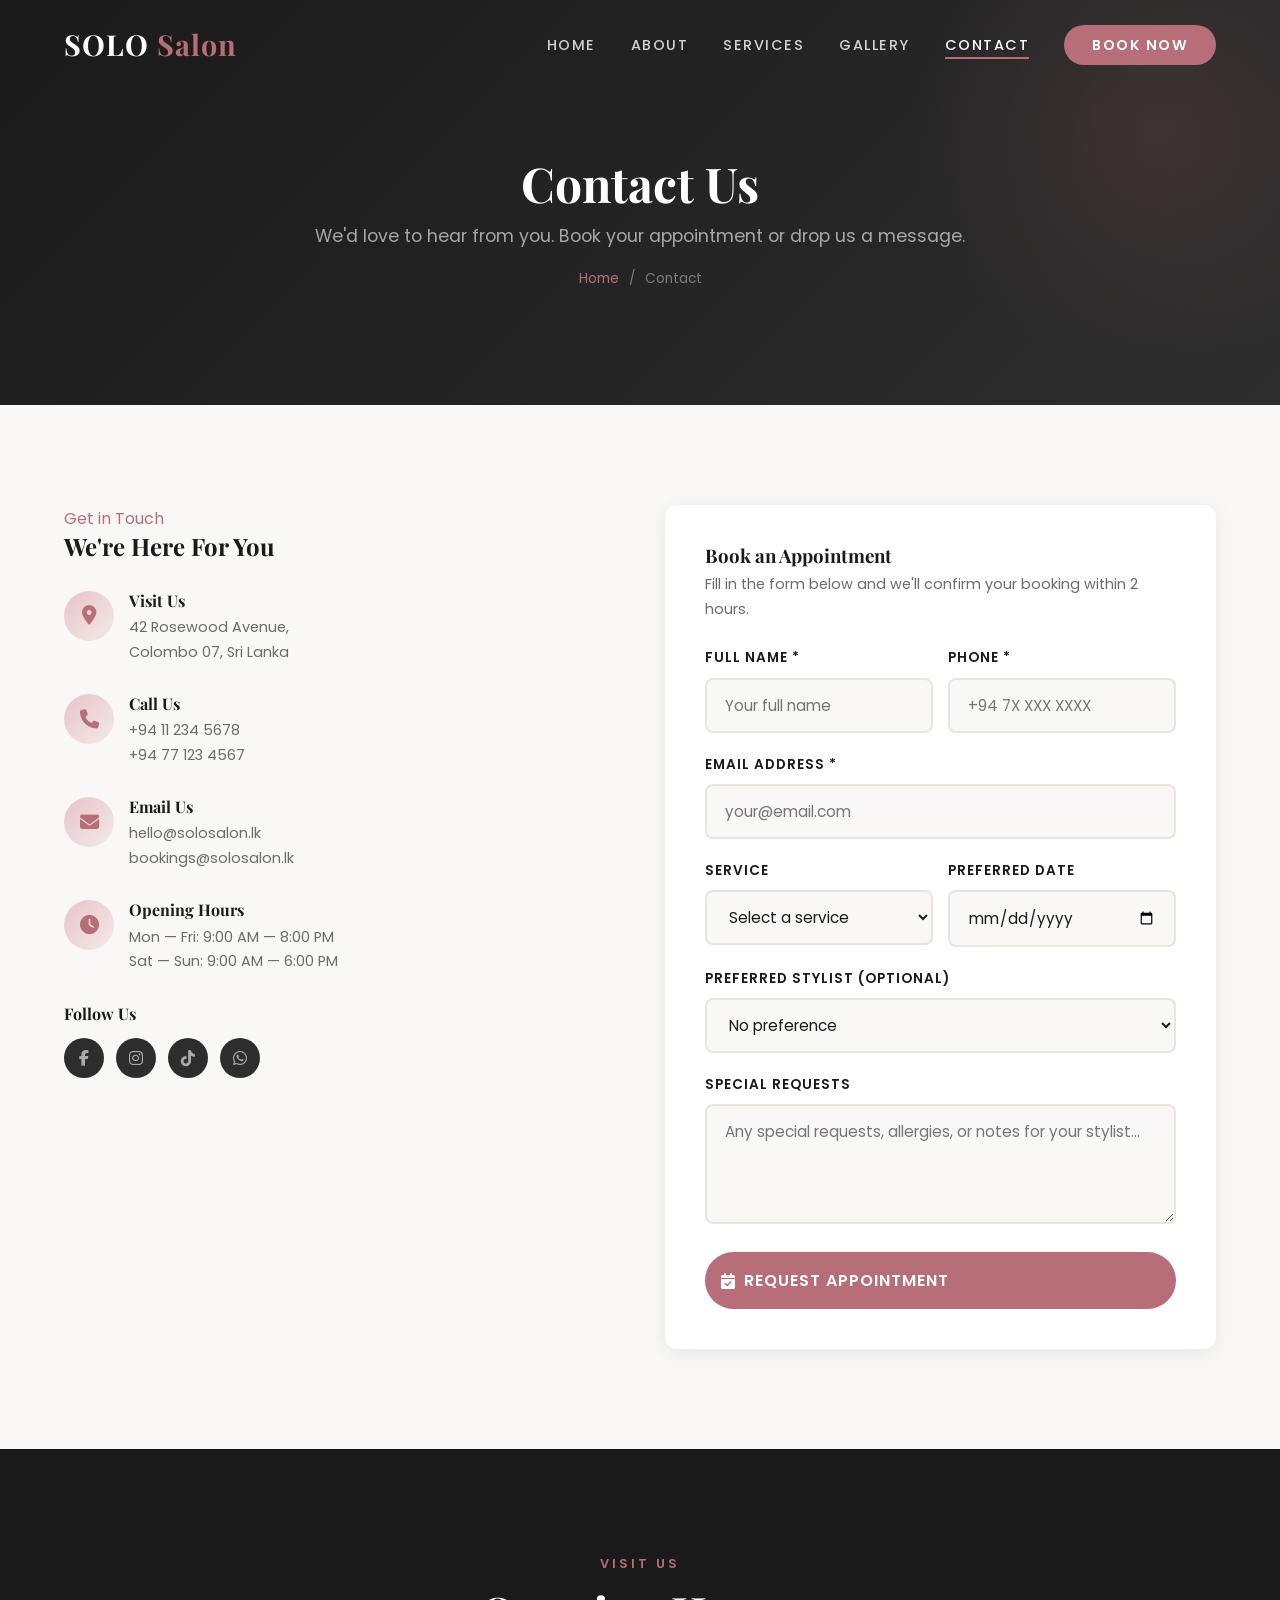
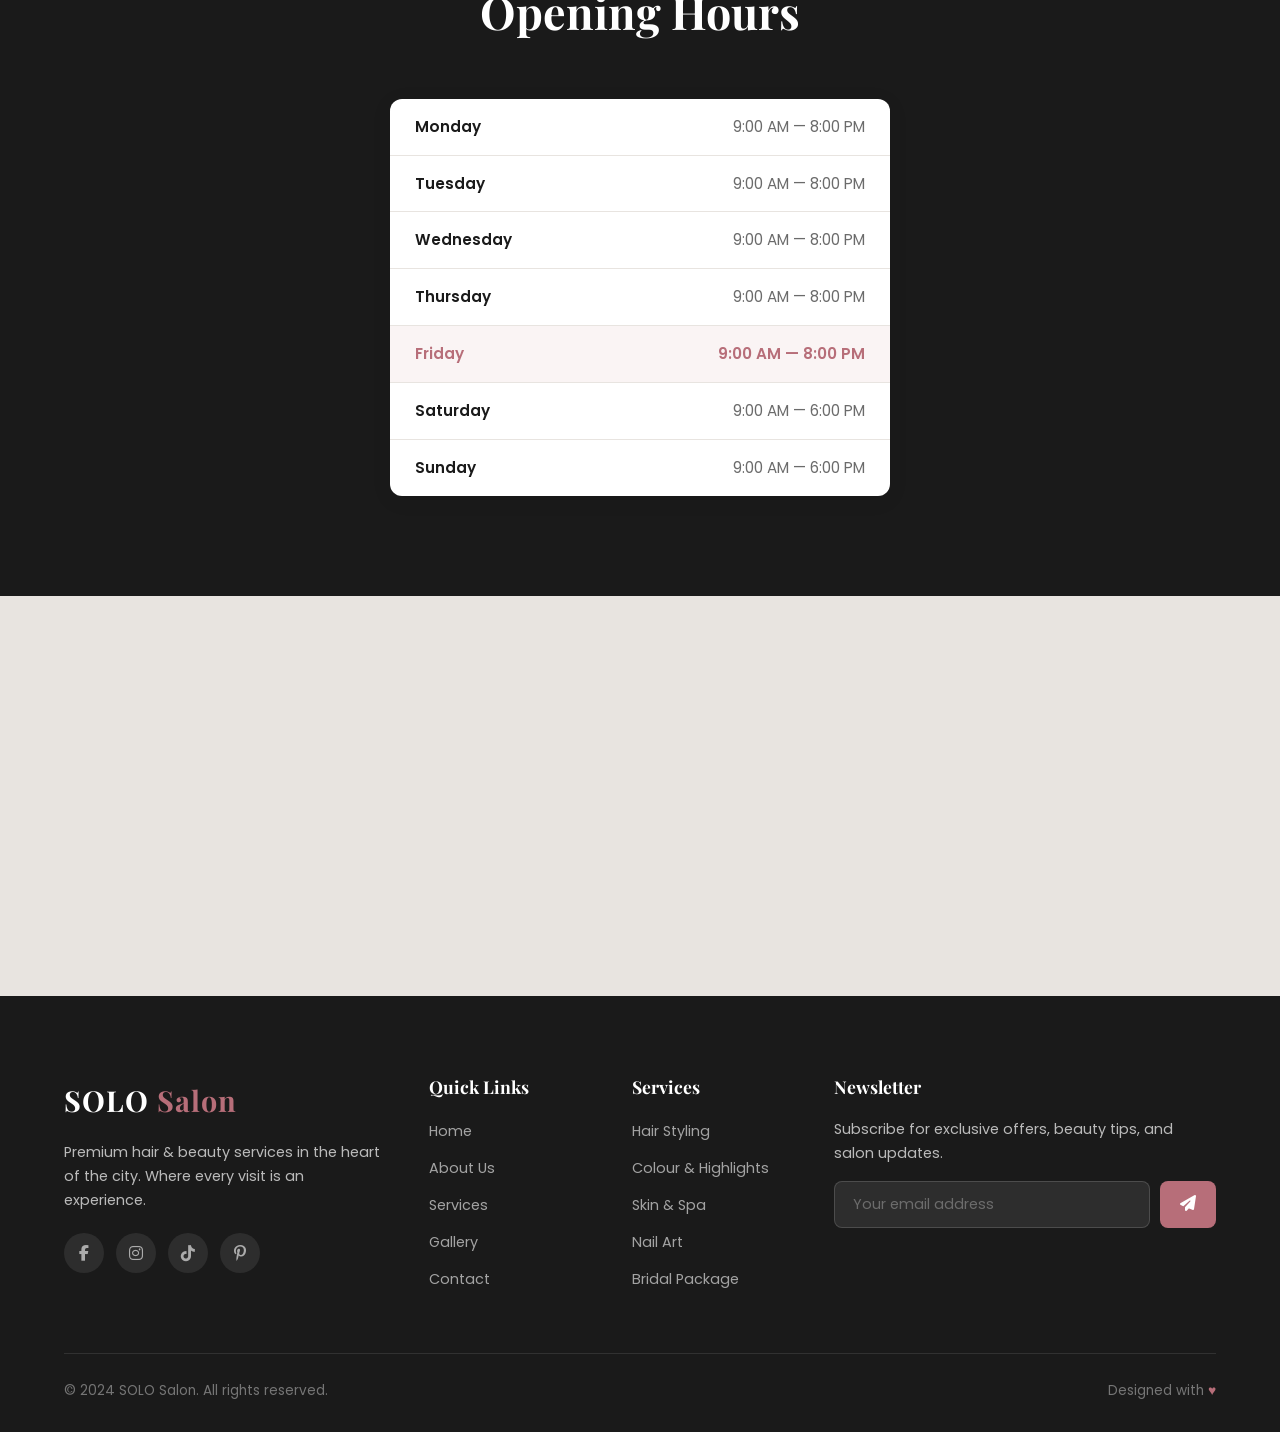
<file: contact.html>
<!DOCTYPE html>
<html lang="en">
<head>
  <meta charset="UTF-8">
  <meta name="viewport" content="width=device-width, initial-scale=1.0">
  <title>Contact & Booking — SOLO Salon</title>
  <meta name="description" content="Get in touch with SOLO Salon. Book your appointment online, find our location, and view opening hours.">
  <link rel="preconnect" href="https://fonts.googleapis.com">
  <link rel="preconnect" href="https://fonts.gstatic.com" crossorigin>
  <link href="https://fonts.googleapis.com/css2?family=Playfair+Display:ital,wght@0,400;0,700;1,400&family=Poppins:wght@300;400;500;600;700&display=swap" rel="stylesheet">
  <link rel="stylesheet" href="https://cdnjs.cloudflare.com/ajax/libs/font-awesome/6.5.1/css/all.min.css">
  <link rel="stylesheet" href="css/style.css">
</head>
<body>

  <!-- Preloader -->
  <div class="preloader">
    <div class="preloader-spinner"></div>
  </div>

  <!-- Navigation -->
  <nav class="navbar">
    <div class="container">
      <a href="index.html" class="logo">SOLO <span>Salon</span></a>
      <ul class="nav-links">
        <li><a href="index.html">Home</a></li>
        <li><a href="about.html">About</a></li>
        <li><a href="services.html">Services</a></li>
        <li><a href="gallery.html">Gallery</a></li>
        <li><a href="contact.html" class="active">Contact</a></li>
        <li><a href="contact.html" class="nav-cta">Book Now</a></li>
      </ul>
      <div class="hamburger">
        <span></span><span></span><span></span>
      </div>
    </div>
  </nav>

  <!-- Page Hero -->
  <section class="page-hero">
    <div>
      <h1>Contact Us</h1>
      <p>We'd love to hear from you. Book your appointment or drop us a message.</p>
      <div class="breadcrumb">
        <a href="index.html">Home</a> <span>/</span> <span>Contact</span>
      </div>
    </div>
  </section>

  <!-- Contact Section -->
  <section class="section">
    <div class="container">
      <div class="contact-grid">
        <!-- Info Side -->
        <div class="reveal">
          <span class="label" style="color:var(--primary);">Get in Touch</span>
          <h2 style="margin-bottom:30px;">We're Here For You</h2>

          <div class="contact-info-item">
            <div class="contact-icon"><i class="fas fa-location-dot"></i></div>
            <div>
              <h4>Visit Us</h4>
              <p>42 Rosewood Avenue,<br>Colombo 07, Sri Lanka</p>
            </div>
          </div>

          <div class="contact-info-item">
            <div class="contact-icon"><i class="fas fa-phone"></i></div>
            <div>
              <h4>Call Us</h4>
              <p>+94 11 234 5678<br>+94 77 123 4567</p>
            </div>
          </div>

          <div class="contact-info-item">
            <div class="contact-icon"><i class="fas fa-envelope"></i></div>
            <div>
              <h4>Email Us</h4>
              <p>hello@solosalon.lk<br>bookings@solosalon.lk</p>
            </div>
          </div>

          <div class="contact-info-item">
            <div class="contact-icon"><i class="fas fa-clock"></i></div>
            <div>
              <h4>Opening Hours</h4>
              <p>Mon — Fri: 9:00 AM — 8:00 PM<br>Sat — Sun: 9:00 AM — 6:00 PM</p>
            </div>
          </div>

          <!-- Social Links -->
          <div style="margin-top:30px;">
            <h4 style="margin-bottom:15px;">Follow Us</h4>
            <div class="footer-social">
              <a href="#"><i class="fab fa-facebook-f"></i></a>
              <a href="#"><i class="fab fa-instagram"></i></a>
              <a href="#"><i class="fab fa-tiktok"></i></a>
              <a href="#"><i class="fab fa-whatsapp"></i></a>
            </div>
          </div>
        </div>

        <!-- Booking Form -->
        <div class="contact-form reveal">
          <h3 style="margin-bottom:5px;">Book an Appointment</h3>
          <p style="color:var(--gray); margin-bottom:25px; font-size:0.9rem;">Fill in the form below and we'll confirm your booking within 2 hours.</p>

          <form id="contactForm" action="https://formsubmit.co/chaththatwit5@gmail.com" method="POST">
            <div class="form-row">
              <div class="form-group">
                <label for="name">Full Name *</label>
                <input type="text" id="name" name="name" placeholder="Your full name" required>
              </div>
              <div class="form-group">
                <label for="phone">Phone *</label>
                <input type="tel" id="phone" name="phone" placeholder="+94 7X XXX XXXX" required>
              </div>
            </div>
            <div class="form-group">
              <label for="email">Email Address *</label>
              <input type="email" id="email" name="email" placeholder="your@email.com" required>
            </div>
            <div class="form-row">
              <div class="form-group">
                <label for="service">Service</label>
                <select id="service" name="service">
                  <option value="">Select a service</option>
                  <option value="haircut">Haircut & Styling</option>
                  <option value="colour">Colour & Highlights</option>
                  <option value="balayage">Balayage</option>
                  <option value="blowout">Blowout & Updo</option>
                  <option value="treatment">Hair Treatment</option>
                  <option value="facial">Facial & Skincare</option>
                  <option value="body">Body Treatment</option>
                  <option value="manicure">Manicure</option>
                  <option value="pedicure">Pedicure</option>
                  <option value="lashes">Lash Extensions</option>
                  <option value="brows">Brow Services</option>
                  <option value="bridal">Bridal Package</option>
                </select>
              </div>
              <div class="form-group">
                <label for="date">Preferred Date</label>
                <input type="date" id="date" name="date">
              </div>
            </div>
            <div class="form-group">
              <label for="stylist">Preferred Stylist (Optional)</label>
              <select id="stylist" name="stylist">
                <option value="">No preference</option>
                <option value="amara">Amara Perera</option>
                <option value="rina">Rina Tanaka</option>
                <option value="maya">Maya Silva</option>
                <option value="lina">Lina Fernando</option>
              </select>
            </div>
            <div class="form-group">
              <label for="message">Special Requests</label>
              <textarea id="message" name="message" placeholder="Any special requests, allergies, or notes for your stylist..."></textarea>
            </div>
            <!-- FormSubmit config -->
            <input type="hidden" name="_subject" value="New Appointment Request - SOLO Salon">
            <input type="hidden" name="_captcha" value="true">
            <input type="hidden" name="_template" value="table">
            <input type="hidden" name="_next" value="https://chathubha.github.io/SOLO-saloon/contact.html#success">
            <button type="submit" class="btn btn-primary form-submit">
              <i class="fas fa-calendar-check"></i> Request Appointment
            </button>
          </form>
        </div>
      </div>
    </div>
  </section>

  <!-- Hours Section -->
  <section class="section section-dark">
    <div class="container">
      <div class="section-header reveal">
        <span class="label">Visit Us</span>
        <h2 style="color:#fff;">Opening Hours</h2>
      </div>
      <div class="hours-table reveal">
        <table>
          <tr><td>Monday</td><td>9:00 AM — 8:00 PM</td></tr>
          <tr><td>Tuesday</td><td>9:00 AM — 8:00 PM</td></tr>
          <tr><td>Wednesday</td><td>9:00 AM — 8:00 PM</td></tr>
          <tr><td>Thursday</td><td>9:00 AM — 8:00 PM</td></tr>
          <tr><td>Friday</td><td>9:00 AM — 8:00 PM</td></tr>
          <tr><td>Saturday</td><td>9:00 AM — 6:00 PM</td></tr>
          <tr><td>Sunday</td><td>9:00 AM — 6:00 PM</td></tr>
        </table>
      </div>
    </div>
  </section>

  <!-- Map -->
  <section class="map-section">
    <iframe
      src="https://www.google.com/maps/embed?pb=!1m18!1m12!1m3!1d3960.9027!2d79.8562!3d6.9147!2m3!1f0!2f0!3f0!3m2!1i1024!2i768!4f13.1!3m3!1m2!1s0x0%3A0x0!2zNsKwNTQnNTMuMCJOIDc5wrA1MScyMi4zIkU!5e0!3m2!1sen!2slk!4v1700000000000"
      allowfullscreen=""
      loading="lazy"
      referrerpolicy="no-referrer-when-downgrade">
    </iframe>
  </section>

  <!-- Footer -->
  <footer class="footer">
    <div class="container">
      <div class="footer-grid">
        <div class="footer-brand">
          <a href="index.html" class="logo">SOLO <span>Salon</span></a>
          <p>Premium hair & beauty services in the heart of the city. Where every visit is an experience.</p>
          <div class="footer-social">
            <a href="#"><i class="fab fa-facebook-f"></i></a>
            <a href="#"><i class="fab fa-instagram"></i></a>
            <a href="#"><i class="fab fa-tiktok"></i></a>
            <a href="#"><i class="fab fa-pinterest-p"></i></a>
          </div>
        </div>
        <div>
          <h4>Quick Links</h4>
          <ul class="footer-links">
            <li><a href="index.html">Home</a></li>
            <li><a href="about.html">About Us</a></li>
            <li><a href="services.html">Services</a></li>
            <li><a href="gallery.html">Gallery</a></li>
            <li><a href="contact.html">Contact</a></li>
          </ul>
        </div>
        <div>
          <h4>Services</h4>
          <ul class="footer-links">
            <li><a href="services.html">Hair Styling</a></li>
            <li><a href="services.html">Colour & Highlights</a></li>
            <li><a href="services.html">Skin & Spa</a></li>
            <li><a href="services.html">Nail Art</a></li>
            <li><a href="services.html">Bridal Package</a></li>
          </ul>
        </div>
        <div class="footer-newsletter">
          <h4>Newsletter</h4>
          <p>Subscribe for exclusive offers, beauty tips, and salon updates.</p>
          <form class="newsletter-form">
            <input type="email" placeholder="Your email address" required>
            <button type="submit"><i class="fas fa-paper-plane"></i></button>
          </form>
        </div>
      </div>
      <div class="footer-bottom">
        <p>&copy; 2024 SOLO Salon. All rights reserved.</p>
        <p>Designed with <a href="#">&hearts;</a></p>
      </div>
    </div>
  </footer>

  <button class="back-to-top" aria-label="Back to top"><i class="fas fa-chevron-up"></i></button>
  <script src="js/main.js"></script>
</body>
</html>
</file>
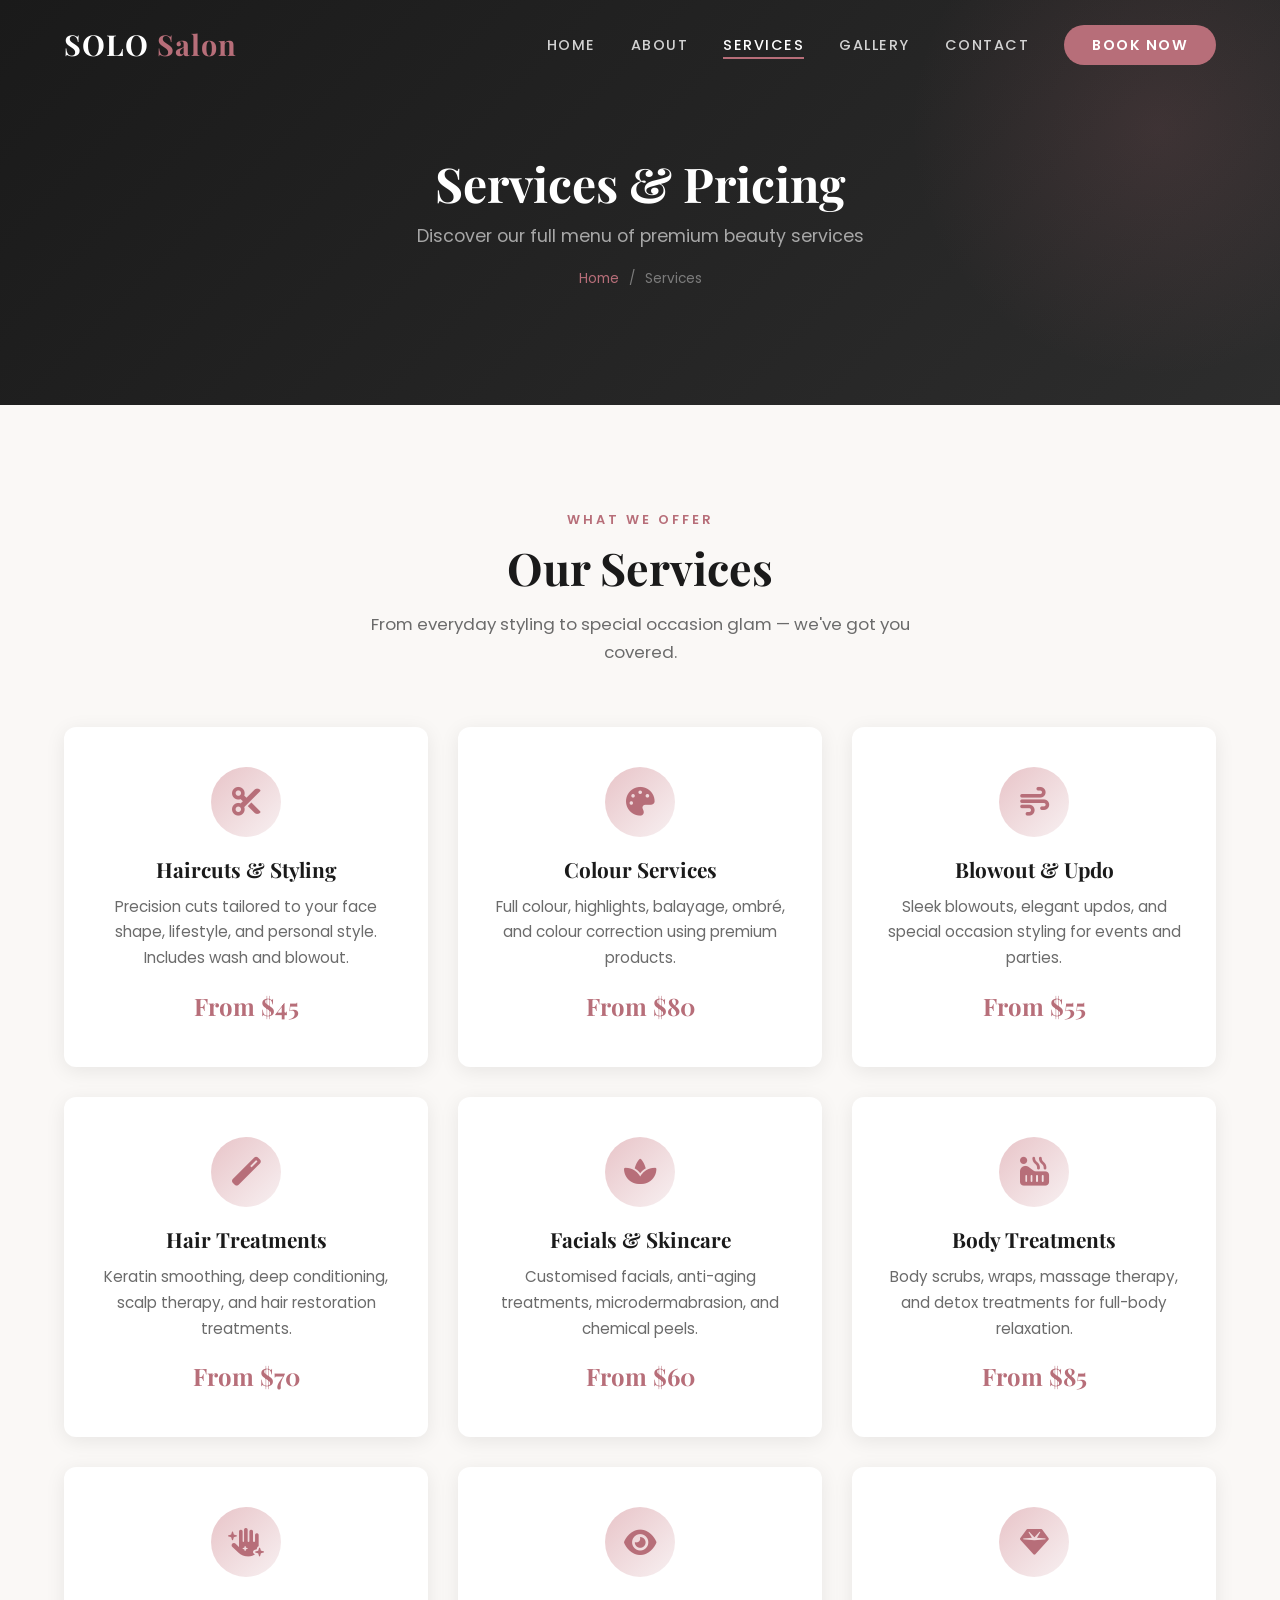
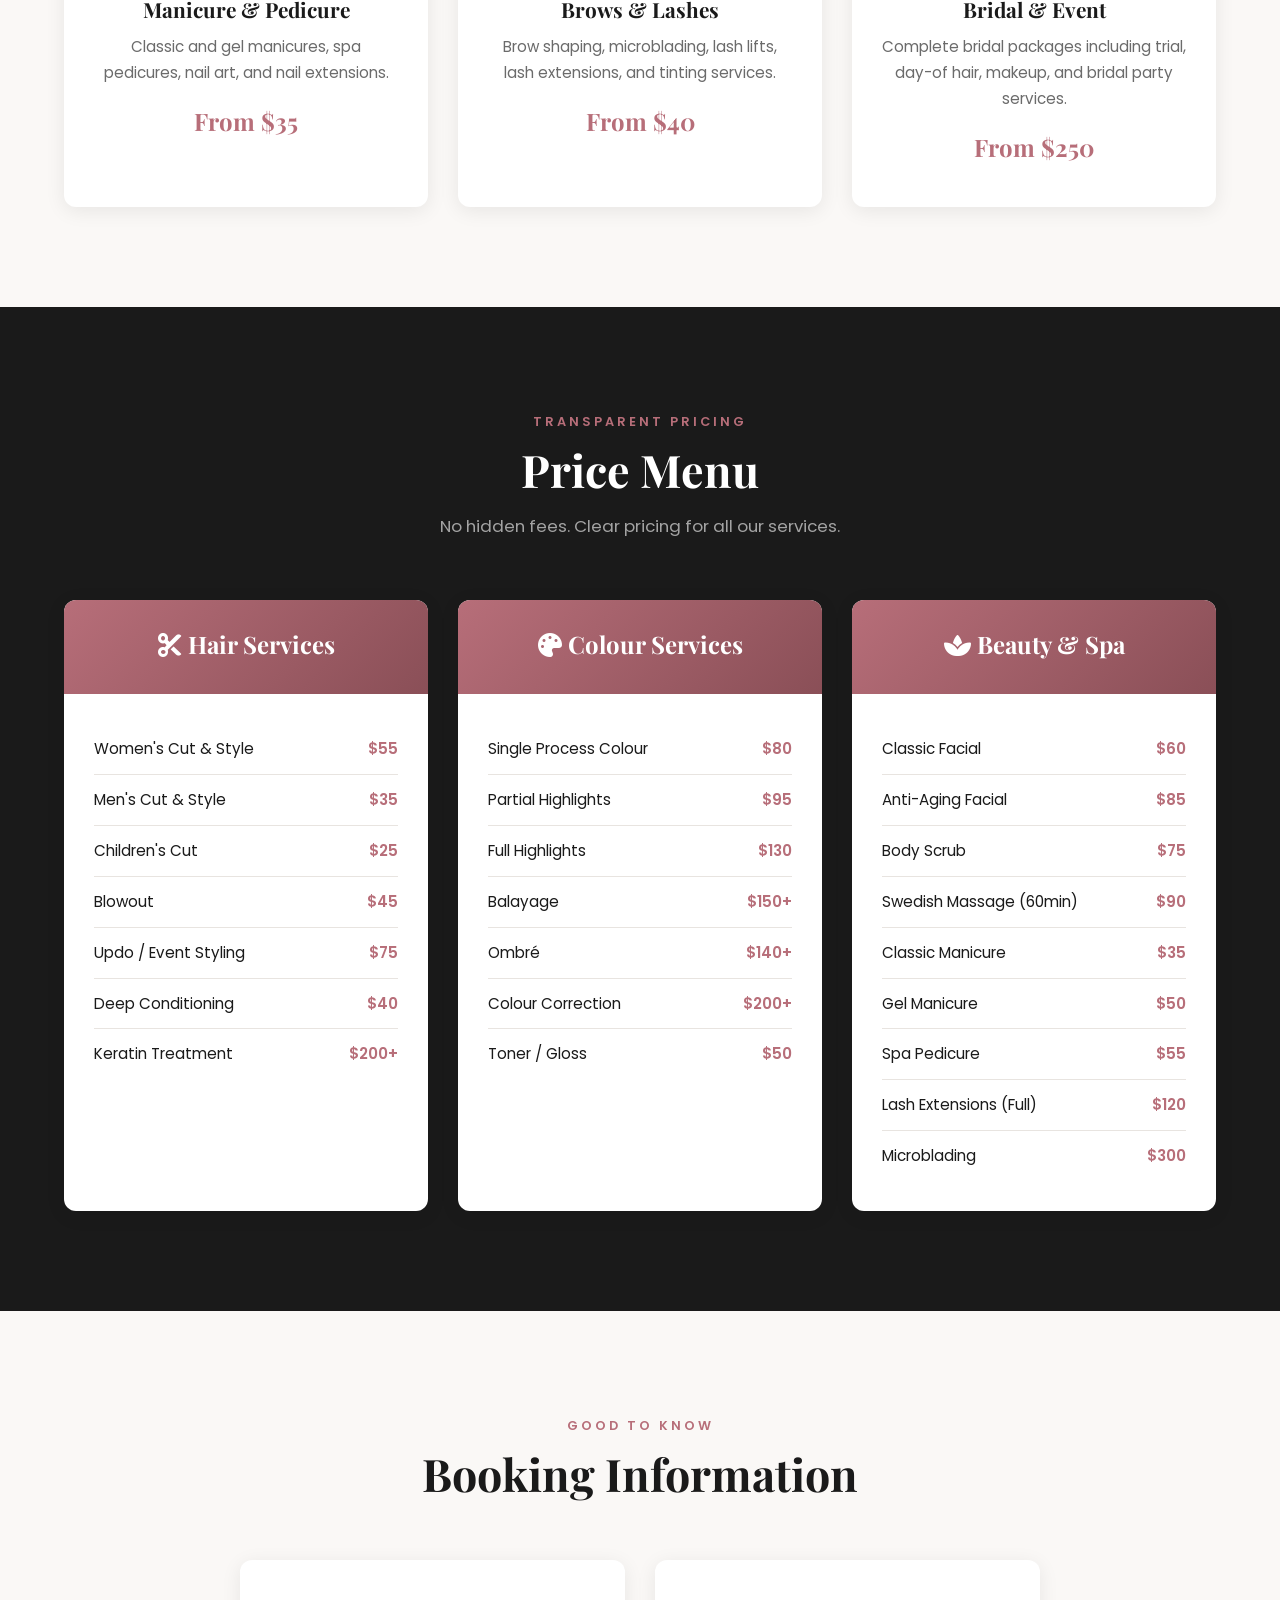
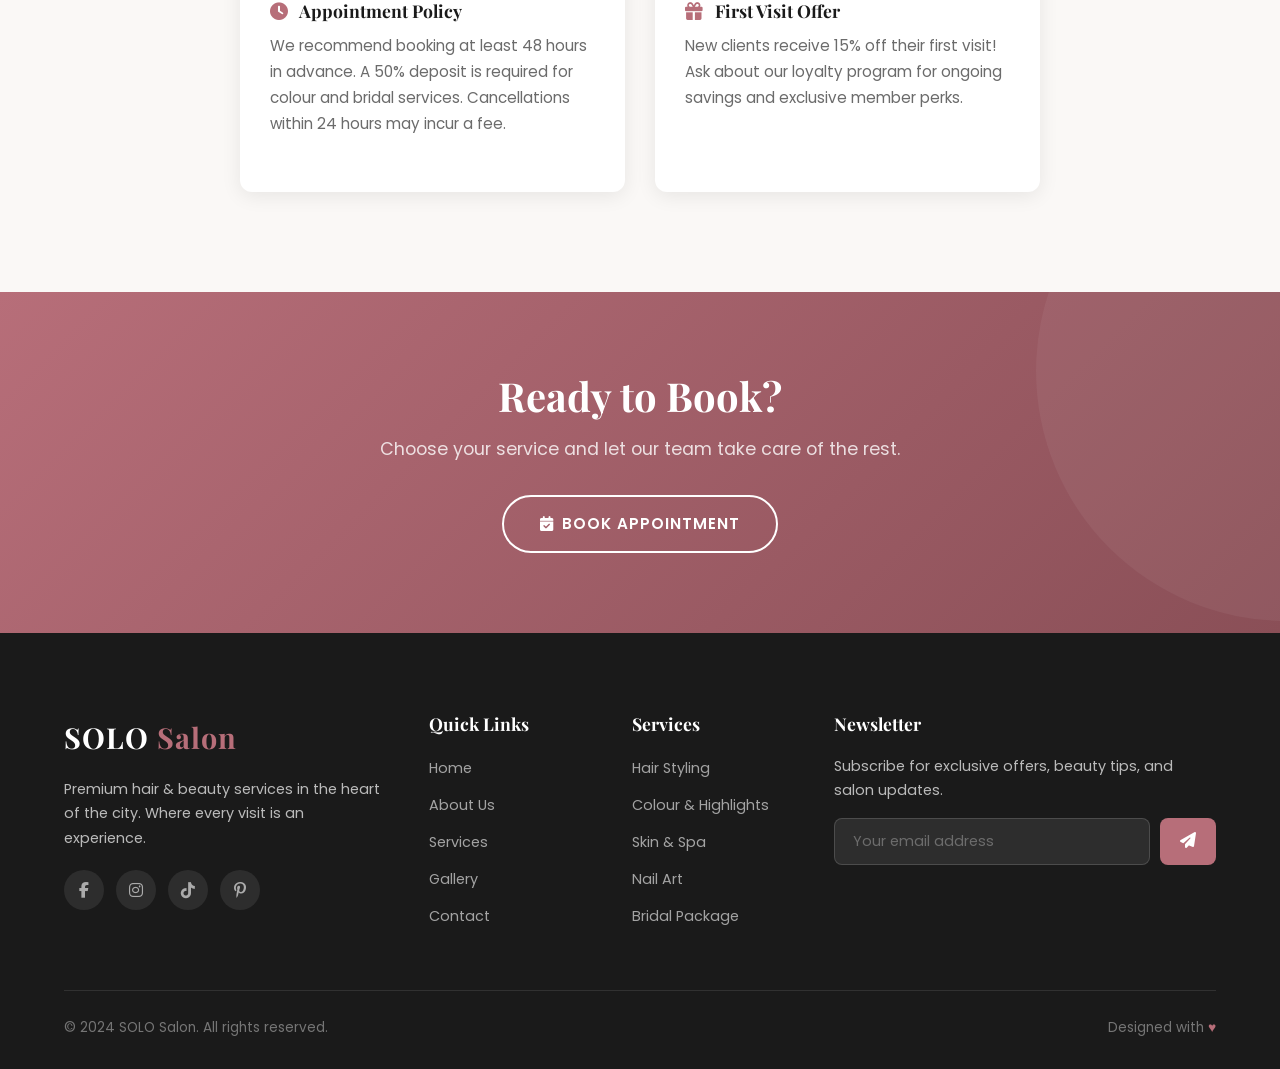
<file: services.html>
<!DOCTYPE html>
<html lang="en">
<head>
  <meta charset="UTF-8">
  <meta name="viewport" content="width=device-width, initial-scale=1.0">
  <title>Services & Pricing — SOLO Salon</title>
  <meta name="description" content="Explore SOLO Salon's full range of premium hair, beauty, skin and nail services with transparent pricing.">
  <link rel="preconnect" href="https://fonts.googleapis.com">
  <link rel="preconnect" href="https://fonts.gstatic.com" crossorigin>
  <link href="https://fonts.googleapis.com/css2?family=Playfair+Display:ital,wght@0,400;0,700;1,400&family=Poppins:wght@300;400;500;600;700&display=swap" rel="stylesheet">
  <link rel="stylesheet" href="https://cdnjs.cloudflare.com/ajax/libs/font-awesome/6.5.1/css/all.min.css">
  <link rel="stylesheet" href="css/style.css">
</head>
<body>

  <!-- Preloader -->
  <div class="preloader">
    <div class="preloader-spinner"></div>
  </div>

  <!-- Navigation -->
  <nav class="navbar">
    <div class="container">
      <a href="index.html" class="logo">SOLO <span>Salon</span></a>
      <ul class="nav-links">
        <li><a href="index.html">Home</a></li>
        <li><a href="about.html">About</a></li>
        <li><a href="services.html" class="active">Services</a></li>
        <li><a href="gallery.html">Gallery</a></li>
        <li><a href="contact.html">Contact</a></li>
        <li><a href="contact.html" class="nav-cta">Book Now</a></li>
      </ul>
      <div class="hamburger">
        <span></span><span></span><span></span>
      </div>
    </div>
  </nav>

  <!-- Page Hero -->
  <section class="page-hero">
    <div>
      <h1>Services & Pricing</h1>
      <p>Discover our full menu of premium beauty services</p>
      <div class="breadcrumb">
        <a href="index.html">Home</a> <span>/</span> <span>Services</span>
      </div>
    </div>
  </section>

  <!-- All Services -->
  <section class="section">
    <div class="container">
      <div class="section-header reveal">
        <span class="label">What We Offer</span>
        <h2>Our Services</h2>
        <p>From everyday styling to special occasion glam — we've got you covered.</p>
      </div>
      <div class="services-grid">
        <div class="service-card reveal">
          <div class="service-icon"><i class="fas fa-scissors"></i></div>
          <h3>Haircuts & Styling</h3>
          <p>Precision cuts tailored to your face shape, lifestyle, and personal style. Includes wash and blowout.</p>
          <span class="service-price">From $45</span>
        </div>
        <div class="service-card reveal">
          <div class="service-icon"><i class="fas fa-palette"></i></div>
          <h3>Colour Services</h3>
          <p>Full colour, highlights, balayage, ombré, and colour correction using premium products.</p>
          <span class="service-price">From $80</span>
        </div>
        <div class="service-card reveal">
          <div class="service-icon"><i class="fas fa-wind"></i></div>
          <h3>Blowout & Updo</h3>
          <p>Sleek blowouts, elegant updos, and special occasion styling for events and parties.</p>
          <span class="service-price">From $55</span>
        </div>
        <div class="service-card reveal">
          <div class="service-icon"><i class="fas fa-magic"></i></div>
          <h3>Hair Treatments</h3>
          <p>Keratin smoothing, deep conditioning, scalp therapy, and hair restoration treatments.</p>
          <span class="service-price">From $70</span>
        </div>
        <div class="service-card reveal">
          <div class="service-icon"><i class="fas fa-spa"></i></div>
          <h3>Facials & Skincare</h3>
          <p>Customised facials, anti-aging treatments, microdermabrasion, and chemical peels.</p>
          <span class="service-price">From $60</span>
        </div>
        <div class="service-card reveal">
          <div class="service-icon"><i class="fas fa-hot-tub-person"></i></div>
          <h3>Body Treatments</h3>
          <p>Body scrubs, wraps, massage therapy, and detox treatments for full-body relaxation.</p>
          <span class="service-price">From $85</span>
        </div>
        <div class="service-card reveal">
          <div class="service-icon"><i class="fas fa-hand-sparkles"></i></div>
          <h3>Manicure & Pedicure</h3>
          <p>Classic and gel manicures, spa pedicures, nail art, and nail extensions.</p>
          <span class="service-price">From $35</span>
        </div>
        <div class="service-card reveal">
          <div class="service-icon"><i class="fas fa-eye"></i></div>
          <h3>Brows & Lashes</h3>
          <p>Brow shaping, microblading, lash lifts, lash extensions, and tinting services.</p>
          <span class="service-price">From $40</span>
        </div>
        <div class="service-card reveal">
          <div class="service-icon"><i class="fas fa-gem"></i></div>
          <h3>Bridal & Event</h3>
          <p>Complete bridal packages including trial, day-of hair, makeup, and bridal party services.</p>
          <span class="service-price">From $250</span>
        </div>
      </div>
    </div>
  </section>

  <!-- Pricing Tables -->
  <section class="section section-dark">
    <div class="container">
      <div class="section-header reveal">
        <span class="label">Transparent Pricing</span>
        <h2 style="color:#fff;">Price Menu</h2>
        <p>No hidden fees. Clear pricing for all our services.</p>
      </div>
      <div class="pricing-grid">
        <!-- Hair -->
        <div class="pricing-card reveal">
          <div class="pricing-header">
            <h3><i class="fas fa-scissors"></i> Hair Services</h3>
          </div>
          <ul class="pricing-list">
            <li><span class="service-name">Women's Cut & Style</span><span class="service-cost">$55</span></li>
            <li><span class="service-name">Men's Cut & Style</span><span class="service-cost">$35</span></li>
            <li><span class="service-name">Children's Cut</span><span class="service-cost">$25</span></li>
            <li><span class="service-name">Blowout</span><span class="service-cost">$45</span></li>
            <li><span class="service-name">Updo / Event Styling</span><span class="service-cost">$75</span></li>
            <li><span class="service-name">Deep Conditioning</span><span class="service-cost">$40</span></li>
            <li><span class="service-name">Keratin Treatment</span><span class="service-cost">$200+</span></li>
          </ul>
        </div>
        <!-- Colour -->
        <div class="pricing-card reveal">
          <div class="pricing-header">
            <h3><i class="fas fa-palette"></i> Colour Services</h3>
          </div>
          <ul class="pricing-list">
            <li><span class="service-name">Single Process Colour</span><span class="service-cost">$80</span></li>
            <li><span class="service-name">Partial Highlights</span><span class="service-cost">$95</span></li>
            <li><span class="service-name">Full Highlights</span><span class="service-cost">$130</span></li>
            <li><span class="service-name">Balayage</span><span class="service-cost">$150+</span></li>
            <li><span class="service-name">Ombré</span><span class="service-cost">$140+</span></li>
            <li><span class="service-name">Colour Correction</span><span class="service-cost">$200+</span></li>
            <li><span class="service-name">Toner / Gloss</span><span class="service-cost">$50</span></li>
          </ul>
        </div>
        <!-- Beauty -->
        <div class="pricing-card reveal">
          <div class="pricing-header">
            <h3><i class="fas fa-spa"></i> Beauty & Spa</h3>
          </div>
          <ul class="pricing-list">
            <li><span class="service-name">Classic Facial</span><span class="service-cost">$60</span></li>
            <li><span class="service-name">Anti-Aging Facial</span><span class="service-cost">$85</span></li>
            <li><span class="service-name">Body Scrub</span><span class="service-cost">$75</span></li>
            <li><span class="service-name">Swedish Massage (60min)</span><span class="service-cost">$90</span></li>
            <li><span class="service-name">Classic Manicure</span><span class="service-cost">$35</span></li>
            <li><span class="service-name">Gel Manicure</span><span class="service-cost">$50</span></li>
            <li><span class="service-name">Spa Pedicure</span><span class="service-cost">$55</span></li>
            <li><span class="service-name">Lash Extensions (Full)</span><span class="service-cost">$120</span></li>
            <li><span class="service-name">Microblading</span><span class="service-cost">$300</span></li>
          </ul>
        </div>
      </div>
    </div>
  </section>

  <!-- Note -->
  <section class="section">
    <div class="container">
      <div class="section-header reveal">
        <span class="label">Good to Know</span>
        <h2>Booking Information</h2>
      </div>
      <div class="services-grid" style="max-width:800px; margin:0 auto; grid-template-columns:1fr 1fr;">
        <div class="service-card reveal" style="text-align:left;">
          <h3 style="font-size:1.1rem;"><i class="fas fa-clock" style="color:var(--primary); margin-right:8px;"></i> Appointment Policy</h3>
          <p>We recommend booking at least 48 hours in advance. A 50% deposit is required for colour and bridal services. Cancellations within 24 hours may incur a fee.</p>
        </div>
        <div class="service-card reveal" style="text-align:left;">
          <h3 style="font-size:1.1rem;"><i class="fas fa-gift" style="color:var(--primary); margin-right:8px;"></i> First Visit Offer</h3>
          <p>New clients receive 15% off their first visit! Ask about our loyalty program for ongoing savings and exclusive member perks.</p>
        </div>
      </div>
    </div>
  </section>

  <!-- CTA -->
  <section class="cta-banner">
    <div class="container reveal">
      <h2>Ready to Book?</h2>
      <p>Choose your service and let our team take care of the rest.</p>
      <a href="contact.html" class="btn btn-outline"><i class="fas fa-calendar-check"></i> Book Appointment</a>
    </div>
  </section>

  <!-- Footer -->
  <footer class="footer">
    <div class="container">
      <div class="footer-grid">
        <div class="footer-brand">
          <a href="index.html" class="logo">SOLO <span>Salon</span></a>
          <p>Premium hair & beauty services in the heart of the city. Where every visit is an experience.</p>
          <div class="footer-social">
            <a href="#"><i class="fab fa-facebook-f"></i></a>
            <a href="#"><i class="fab fa-instagram"></i></a>
            <a href="#"><i class="fab fa-tiktok"></i></a>
            <a href="#"><i class="fab fa-pinterest-p"></i></a>
          </div>
        </div>
        <div>
          <h4>Quick Links</h4>
          <ul class="footer-links">
            <li><a href="index.html">Home</a></li>
            <li><a href="about.html">About Us</a></li>
            <li><a href="services.html">Services</a></li>
            <li><a href="gallery.html">Gallery</a></li>
            <li><a href="contact.html">Contact</a></li>
          </ul>
        </div>
        <div>
          <h4>Services</h4>
          <ul class="footer-links">
            <li><a href="services.html">Hair Styling</a></li>
            <li><a href="services.html">Colour & Highlights</a></li>
            <li><a href="services.html">Skin & Spa</a></li>
            <li><a href="services.html">Nail Art</a></li>
            <li><a href="services.html">Bridal Package</a></li>
          </ul>
        </div>
        <div class="footer-newsletter">
          <h4>Newsletter</h4>
          <p>Subscribe for exclusive offers, beauty tips, and salon updates.</p>
          <form class="newsletter-form">
            <input type="email" placeholder="Your email address" required>
            <button type="submit"><i class="fas fa-paper-plane"></i></button>
          </form>
        </div>
      </div>
      <div class="footer-bottom">
        <p>&copy; 2024 SOLO Salon. All rights reserved.</p>
        <p>Designed with <a href="#">&hearts;</a></p>
      </div>
    </div>
  </footer>

  <button class="back-to-top" aria-label="Back to top"><i class="fas fa-chevron-up"></i></button>
  <script src="js/main.js"></script>
</body>
</html>
</file>
<file: css/style.css>
/* ===== VARIABLES & RESET ===== */
:root {
  --primary: #b76e79;       /* rose gold */
  --primary-light: #e8c4c8;
  --primary-dark: #8a4f57;
  --accent: #d4af37;        /* gold */
  --dark: #1a1a1a;
  --dark-2: #2d2d2d;
  --light: #faf8f6;
  --gray: #6b6b6b;
  --gray-light: #e8e4e0;
  --white: #ffffff;
  --font-heading: 'Playfair Display', serif;
  --font-body: 'Poppins', sans-serif;
  --transition: 0.3s ease;
  --shadow: 0 4px 20px rgba(0,0,0,0.08);
  --shadow-lg: 0 10px 40px rgba(0,0,0,0.12);
  --radius: 12px;
}

*,
*::before,
*::after {
  margin: 0;
  padding: 0;
  box-sizing: border-box;
}

html {
  scroll-behavior: smooth;
  font-size: 16px;
}

body {
  font-family: var(--font-body);
  color: var(--dark);
  background: var(--light);
  line-height: 1.7;
  overflow-x: hidden;
}

img {
  max-width: 100%;
  display: block;
}

a {
  text-decoration: none;
  color: inherit;
  transition: var(--transition);
}

ul { list-style: none; }

h1, h2, h3, h4, h5, h6 {
  font-family: var(--font-heading);
  font-weight: 700;
  line-height: 1.2;
}

.container {
  width: 90%;
  max-width: 1200px;
  margin: 0 auto;
}

/* ===== PRELOADER ===== */
.preloader {
  position: fixed;
  inset: 0;
  background: var(--dark);
  display: flex;
  align-items: center;
  justify-content: center;
  z-index: 99999;
  transition: opacity 0.6s ease, visibility 0.6s ease;
}

.preloader.hidden {
  opacity: 0;
  visibility: hidden;
}

.preloader-spinner {
  width: 50px;
  height: 50px;
  border: 3px solid var(--primary-light);
  border-top-color: var(--primary);
  border-radius: 50%;
  animation: spin 0.8s linear infinite;
}

@keyframes spin {
  to { transform: rotate(360deg); }
}

/* ===== NAVIGATION ===== */
.navbar {
  position: fixed;
  top: 0;
  left: 0;
  width: 100%;
  z-index: 1000;
  padding: 20px 0;
  transition: var(--transition);
}

.navbar.scrolled {
  background: rgba(26,26,26,0.95);
  backdrop-filter: blur(10px);
  padding: 12px 0;
  box-shadow: var(--shadow);
}

.navbar .container {
  display: flex;
  align-items: center;
  justify-content: space-between;
}

.logo {
  font-family: var(--font-heading);
  font-size: 1.8rem;
  color: var(--white);
  font-weight: 700;
  letter-spacing: 1px;
}

.logo span {
  color: var(--primary);
}

.nav-links {
  display: flex;
  align-items: center;
  gap: 35px;
}

.nav-links a {
  color: rgba(255,255,255,0.8);
  font-size: 0.9rem;
  font-weight: 500;
  text-transform: uppercase;
  letter-spacing: 1.5px;
  position: relative;
}

.nav-links a::after {
  content: '';
  position: absolute;
  bottom: -4px;
  left: 0;
  width: 0;
  height: 2px;
  background: var(--primary);
  transition: var(--transition);
}

.nav-links a:hover,
.nav-links a.active {
  color: var(--white);
}

.nav-links a:hover::after,
.nav-links a.active::after {
  width: 100%;
}

.nav-cta {
  background: var(--primary) !important;
  color: var(--white) !important;
  padding: 10px 28px !important;
  border-radius: 50px;
  font-weight: 600 !important;
}

.nav-cta::after { display: none !important; }

.nav-cta:hover {
  background: var(--primary-dark) !important;
  transform: translateY(-2px);
}

/* Hamburger */
.hamburger {
  display: none;
  flex-direction: column;
  gap: 5px;
  cursor: pointer;
  z-index: 1001;
}

.hamburger span {
  width: 28px;
  height: 2px;
  background: var(--white);
  transition: var(--transition);
}

.hamburger.active span:nth-child(1) {
  transform: rotate(45deg) translate(5px, 5px);
}

.hamburger.active span:nth-child(2) {
  opacity: 0;
}

.hamburger.active span:nth-child(3) {
  transform: rotate(-45deg) translate(5px, -5px);
}

/* ===== HERO SECTION ===== */
.hero {
  min-height: 100vh;
  display: flex;
  align-items: center;
  position: relative;
  background: linear-gradient(135deg, var(--dark) 0%, var(--dark-2) 100%);
  overflow: hidden;
}

.hero::before {
  content: '';
  position: absolute;
  top: -50%;
  right: -20%;
  width: 800px;
  height: 800px;
  background: radial-gradient(circle, rgba(183,110,121,0.15) 0%, transparent 70%);
  border-radius: 50%;
}

.hero::after {
  content: '';
  position: absolute;
  bottom: -30%;
  left: -10%;
  width: 600px;
  height: 600px;
  background: radial-gradient(circle, rgba(212,175,55,0.1) 0%, transparent 70%);
  border-radius: 50%;
}

.hero .container {
  display: grid;
  grid-template-columns: 1fr 1fr;
  gap: 60px;
  align-items: center;
  position: relative;
  z-index: 2;
}

.hero-content h1 {
  font-size: 3.5rem;
  color: var(--white);
  margin-bottom: 10px;
  opacity: 0;
  animation: fadeUp 1s ease forwards 0.3s;
}

.hero-content .tagline {
  font-family: var(--font-heading);
  font-style: italic;
  color: var(--primary);
  font-size: 1.3rem;
  margin-bottom: 25px;
  opacity: 0;
  animation: fadeUp 1s ease forwards 0.5s;
}

.hero-content p {
  color: rgba(255,255,255,0.7);
  font-size: 1.1rem;
  margin-bottom: 35px;
  max-width: 480px;
  opacity: 0;
  animation: fadeUp 1s ease forwards 0.7s;
}

.hero-buttons {
  display: flex;
  gap: 15px;
  opacity: 0;
  animation: fadeUp 1s ease forwards 0.9s;
}

.hero-image {
  position: relative;
  opacity: 0;
  animation: fadeUp 1s ease forwards 0.5s;
}

.hero-image .hero-img-wrapper {
  width: 400px;
  height: 500px;
  border-radius: 200px 200px 20px 20px;
  overflow: hidden;
  margin: 0 auto;
  position: relative;
  box-shadow: var(--shadow-lg);
}

.hero-image .hero-img-wrapper img {
  width: 100%;
  height: 100%;
  object-fit: cover;
}

.hero-image .floating-badge {
  position: absolute;
  background: var(--primary);
  color: var(--white);
  padding: 15px 25px;
  border-radius: var(--radius);
  font-weight: 600;
  font-size: 0.9rem;
  box-shadow: var(--shadow-lg);
}

.hero-image .badge-1 {
  top: 20%;
  left: -10px;
  animation: float 3s ease-in-out infinite;
}

.hero-image .badge-2 {
  bottom: 15%;
  right: 10px;
  animation: float 3s ease-in-out infinite 1.5s;
  background: var(--accent);
}

@keyframes fadeUp {
  from { opacity: 0; transform: translateY(30px); }
  to   { opacity: 1; transform: translateY(0); }
}

@keyframes float {
  0%, 100% { transform: translateY(0); }
  50%      { transform: translateY(-10px); }
}

/* ===== BUTTONS ===== */
.btn {
  display: inline-flex;
  align-items: center;
  gap: 8px;
  padding: 14px 36px;
  border-radius: 50px;
  font-family: var(--font-body);
  font-size: 0.95rem;
  font-weight: 600;
  cursor: pointer;
  border: none;
  transition: var(--transition);
  text-transform: uppercase;
  letter-spacing: 1px;
}

.btn-primary {
  background: var(--primary);
  color: var(--white);
}

.btn-primary:hover {
  background: var(--primary-dark);
  transform: translateY(-3px);
  box-shadow: 0 10px 30px rgba(183,110,121,0.4);
}

.btn-outline {
  background: transparent;
  color: var(--white);
  border: 2px solid rgba(255,255,255,0.3);
}

.btn-outline:hover {
  border-color: var(--primary);
  color: var(--primary);
  transform: translateY(-3px);
}

.btn-dark {
  background: var(--dark);
  color: var(--white);
}

.btn-dark:hover {
  background: var(--dark-2);
  transform: translateY(-3px);
  box-shadow: var(--shadow-lg);
}

/* ===== SECTIONS ===== */
.section {
  padding: 100px 0;
}

.section-header {
  text-align: center;
  margin-bottom: 60px;
}

.section-header .label {
  display: inline-block;
  font-size: 0.8rem;
  text-transform: uppercase;
  letter-spacing: 3px;
  color: var(--primary);
  font-weight: 600;
  margin-bottom: 10px;
}

.section-header h2 {
  font-size: 2.8rem;
  margin-bottom: 15px;
  color: var(--dark);
}

.section-header p {
  color: var(--gray);
  font-size: 1.05rem;
  max-width: 600px;
  margin: 0 auto;
}

.section-dark {
  background: var(--dark);
  color: var(--white);
}

.section-dark .section-header h2 {
  color: var(--white);
}

.section-dark .section-header p {
  color: rgba(255,255,255,0.6);
}

/* ===== SERVICES GRID ===== */
.services-grid {
  display: grid;
  grid-template-columns: repeat(auto-fit, minmax(280px, 1fr));
  gap: 30px;
}

.service-card {
  background: var(--white);
  border-radius: var(--radius);
  padding: 40px 30px;
  text-align: center;
  box-shadow: var(--shadow);
  transition: var(--transition);
  position: relative;
  overflow: hidden;
}

.service-card::before {
  content: '';
  position: absolute;
  top: 0;
  left: 0;
  width: 100%;
  height: 4px;
  background: linear-gradient(90deg, var(--primary), var(--accent));
  transform: scaleX(0);
  transform-origin: left;
  transition: var(--transition);
}

.service-card:hover {
  transform: translateY(-10px);
  box-shadow: var(--shadow-lg);
}

.service-card:hover::before {
  transform: scaleX(1);
}

.service-icon {
  width: 70px;
  height: 70px;
  background: linear-gradient(135deg, var(--primary-light), rgba(183,110,121,0.1));
  border-radius: 50%;
  display: flex;
  align-items: center;
  justify-content: center;
  margin: 0 auto 20px;
  font-size: 1.8rem;
  color: var(--primary);
}

.service-card h3 {
  font-size: 1.3rem;
  margin-bottom: 12px;
}

.service-card p {
  color: var(--gray);
  font-size: 0.95rem;
  margin-bottom: 15px;
}

.service-price {
  font-family: var(--font-heading);
  font-size: 1.5rem;
  color: var(--primary);
  font-weight: 700;
}

/* ===== ABOUT SECTION ===== */
.about-grid {
  display: grid;
  grid-template-columns: 1fr 1fr;
  gap: 60px;
  align-items: center;
}

.about-image {
  position: relative;
}

.about-image .img-main {
  border-radius: var(--radius);
  overflow: hidden;
  box-shadow: var(--shadow-lg);
}

.about-image .img-main img {
  width: 100%;
  height: 500px;
  object-fit: cover;
}

.about-image .experience-badge {
  position: absolute;
  bottom: -20px;
  right: -20px;
  background: var(--primary);
  color: var(--white);
  padding: 25px;
  border-radius: var(--radius);
  text-align: center;
  box-shadow: var(--shadow-lg);
}

.experience-badge .number {
  font-family: var(--font-heading);
  font-size: 2.5rem;
  font-weight: 700;
  display: block;
}

.experience-badge .text {
  font-size: 0.8rem;
  text-transform: uppercase;
  letter-spacing: 2px;
}

.about-content h2 {
  font-size: 2.5rem;
  margin-bottom: 20px;
}

.about-content .highlight {
  color: var(--primary);
  font-style: italic;
  font-size: 1.1rem;
  margin-bottom: 15px;
}

.about-content p {
  color: var(--gray);
  margin-bottom: 25px;
}

.about-stats {
  display: grid;
  grid-template-columns: repeat(3, 1fr);
  gap: 20px;
  margin-top: 30px;
}

.stat-item {
  text-align: center;
  padding: 20px;
  background: var(--light);
  border-radius: var(--radius);
}

.stat-item .stat-number {
  font-family: var(--font-heading);
  font-size: 2rem;
  color: var(--primary);
  font-weight: 700;
}

.stat-item .stat-label {
  font-size: 0.8rem;
  text-transform: uppercase;
  letter-spacing: 1px;
  color: var(--gray);
  margin-top: 5px;
}

/* ===== GALLERY ===== */
.gallery-filter {
  display: flex;
  justify-content: center;
  gap: 10px;
  margin-bottom: 40px;
  flex-wrap: wrap;
}

.filter-btn {
  padding: 10px 25px;
  border: 2px solid var(--gray-light);
  border-radius: 50px;
  background: transparent;
  cursor: pointer;
  font-family: var(--font-body);
  font-size: 0.85rem;
  font-weight: 500;
  text-transform: uppercase;
  letter-spacing: 1px;
  transition: var(--transition);
  color: var(--gray);
}

.filter-btn.active,
.filter-btn:hover {
  background: var(--primary);
  border-color: var(--primary);
  color: var(--white);
}

.gallery-grid {
  display: grid;
  grid-template-columns: repeat(auto-fill, minmax(300px, 1fr));
  gap: 20px;
}

.gallery-item {
  position: relative;
  border-radius: var(--radius);
  overflow: hidden;
  height: 300px;
  cursor: pointer;
}

.gallery-item img {
  width: 100%;
  height: 100%;
  object-fit: cover;
  transition: var(--transition);
}

.gallery-item:hover img {
  transform: scale(1.1);
}

.gallery-overlay {
  position: absolute;
  inset: 0;
  background: linear-gradient(to top, rgba(26,26,26,0.8), transparent);
  display: flex;
  flex-direction: column;
  justify-content: flex-end;
  padding: 25px;
  opacity: 0;
  transition: var(--transition);
}

.gallery-item:hover .gallery-overlay {
  opacity: 1;
}

.gallery-overlay h4 {
  color: var(--white);
  font-size: 1.1rem;
}

.gallery-overlay span {
  color: var(--primary-light);
  font-size: 0.85rem;
}

/* ===== TESTIMONIALS ===== */
.testimonials-grid {
  display: grid;
  grid-template-columns: repeat(auto-fit, minmax(350px, 1fr));
  gap: 30px;
}

.testimonial-card {
  background: var(--dark-2);
  padding: 40px;
  border-radius: var(--radius);
  position: relative;
}

.testimonial-card::before {
  content: '\201C';
  font-family: var(--font-heading);
  font-size: 5rem;
  color: var(--primary);
  opacity: 0.3;
  position: absolute;
  top: 10px;
  left: 25px;
  line-height: 1;
}

.testimonial-stars {
  color: var(--accent);
  font-size: 0.9rem;
  margin-bottom: 15px;
  letter-spacing: 3px;
}

.testimonial-card p {
  color: rgba(255,255,255,0.7);
  font-size: 0.95rem;
  margin-bottom: 20px;
  font-style: italic;
  position: relative;
  z-index: 1;
}

.testimonial-author {
  display: flex;
  align-items: center;
  gap: 15px;
}

.testimonial-avatar {
  width: 50px;
  height: 50px;
  border-radius: 50%;
  background: linear-gradient(135deg, var(--primary), var(--accent));
  display: flex;
  align-items: center;
  justify-content: center;
  color: var(--white);
  font-weight: 700;
  font-size: 1.1rem;
}

.testimonial-info h5 {
  color: var(--white);
  font-size: 1rem;
}

.testimonial-info span {
  color: rgba(255,255,255,0.4);
  font-size: 0.8rem;
}

/* ===== TEAM ===== */
.team-grid {
  display: grid;
  grid-template-columns: repeat(auto-fit, minmax(250px, 1fr));
  gap: 30px;
}

.team-card {
  text-align: center;
  background: var(--white);
  border-radius: var(--radius);
  overflow: hidden;
  box-shadow: var(--shadow);
  transition: var(--transition);
}

.team-card:hover {
  transform: translateY(-8px);
  box-shadow: var(--shadow-lg);
}

.team-card .team-img {
  height: 300px;
  overflow: hidden;
}

.team-card .team-img img {
  width: 100%;
  height: 100%;
  object-fit: cover;
  transition: var(--transition);
}

.team-card:hover .team-img img {
  transform: scale(1.05);
}

.team-card .team-info {
  padding: 25px;
}

.team-card h4 {
  font-size: 1.2rem;
  margin-bottom: 5px;
}

.team-card .role {
  color: var(--primary);
  font-size: 0.85rem;
  font-weight: 500;
  text-transform: uppercase;
  letter-spacing: 1px;
  margin-bottom: 15px;
  display: block;
}

.team-social {
  display: flex;
  justify-content: center;
  gap: 12px;
}

.team-social a {
  width: 35px;
  height: 35px;
  border-radius: 50%;
  background: var(--light);
  display: flex;
  align-items: center;
  justify-content: center;
  font-size: 0.85rem;
  color: var(--gray);
  transition: var(--transition);
}

.team-social a:hover {
  background: var(--primary);
  color: var(--white);
}

/* ===== PRICING TABLE ===== */
.pricing-grid {
  display: grid;
  grid-template-columns: repeat(auto-fit, minmax(350px, 1fr));
  gap: 30px;
}

.pricing-card {
  background: var(--white);
  border-radius: var(--radius);
  overflow: hidden;
  box-shadow: var(--shadow);
}

.pricing-header {
  background: linear-gradient(135deg, var(--primary), var(--primary-dark));
  color: var(--white);
  padding: 30px;
  text-align: center;
}

.pricing-header h3 {
  font-size: 1.5rem;
  margin-bottom: 5px;
}

.pricing-header .price {
  font-family: var(--font-heading);
  font-size: 2.5rem;
  font-weight: 700;
}

.pricing-header .price small {
  font-size: 1rem;
  opacity: 0.7;
}

.pricing-list {
  padding: 30px;
}

.pricing-list li {
  display: flex;
  justify-content: space-between;
  padding: 12px 0;
  border-bottom: 1px solid var(--gray-light);
  font-size: 0.95rem;
}

.pricing-list li:last-child {
  border-bottom: none;
}

.pricing-list .service-name {
  color: var(--dark);
}

.pricing-list .service-cost {
  font-weight: 600;
  color: var(--primary);
}

/* ===== CONTACT ===== */
.contact-grid {
  display: grid;
  grid-template-columns: 1fr 1fr;
  gap: 50px;
}

.contact-info-item {
  display: flex;
  gap: 15px;
  margin-bottom: 30px;
}

.contact-icon {
  width: 50px;
  height: 50px;
  background: linear-gradient(135deg, var(--primary-light), rgba(183,110,121,0.1));
  border-radius: 50%;
  display: flex;
  align-items: center;
  justify-content: center;
  font-size: 1.2rem;
  color: var(--primary);
  flex-shrink: 0;
}

.contact-info-item h4 {
  font-size: 1rem;
  margin-bottom: 5px;
}

.contact-info-item p {
  color: var(--gray);
  font-size: 0.9rem;
}

.contact-form {
  background: var(--white);
  padding: 40px;
  border-radius: var(--radius);
  box-shadow: var(--shadow);
}

.form-group {
  margin-bottom: 20px;
}

.form-group label {
  display: block;
  font-size: 0.85rem;
  font-weight: 600;
  margin-bottom: 8px;
  color: var(--dark);
  text-transform: uppercase;
  letter-spacing: 1px;
}

.form-group input,
.form-group textarea,
.form-group select {
  width: 100%;
  padding: 14px 18px;
  border: 2px solid var(--gray-light);
  border-radius: 8px;
  font-family: var(--font-body);
  font-size: 0.95rem;
  transition: var(--transition);
  background: var(--light);
  color: var(--dark);
}

.form-group input:focus,
.form-group textarea:focus,
.form-group select:focus {
  outline: none;
  border-color: var(--primary);
  box-shadow: 0 0 0 3px rgba(183,110,121,0.1);
}

.form-group textarea {
  height: 120px;
  resize: vertical;
}

.form-row {
  display: grid;
  grid-template-columns: 1fr 1fr;
  gap: 15px;
}

.form-submit {
  width: 100%;
  padding: 16px;
  font-size: 1rem;
}

/* ===== MAP ===== */
.map-section {
  height: 400px;
  background: var(--gray-light);
  position: relative;
}

.map-section iframe {
  width: 100%;
  height: 100%;
  border: none;
}

/* ===== HOURS TABLE ===== */
.hours-table {
  background: var(--white);
  border-radius: var(--radius);
  overflow: hidden;
  box-shadow: var(--shadow);
  max-width: 500px;
  margin: 0 auto;
}

.hours-table table {
  width: 100%;
  border-collapse: collapse;
}

.hours-table tr {
  border-bottom: 1px solid var(--gray-light);
}

.hours-table tr:last-child {
  border-bottom: none;
}

.hours-table td {
  padding: 15px 25px;
  font-size: 0.95rem;
}

.hours-table td:first-child {
  font-weight: 600;
  color: var(--dark);
}

.hours-table td:last-child {
  text-align: right;
  color: var(--gray);
}

.hours-table tr.today {
  background: rgba(183,110,121,0.08);
}

.hours-table tr.today td {
  color: var(--primary);
  font-weight: 600;
}

/* ===== CTA BANNER ===== */
.cta-banner {
  background: linear-gradient(135deg, var(--primary), var(--primary-dark));
  padding: 80px 0;
  text-align: center;
  position: relative;
  overflow: hidden;
}

.cta-banner::before {
  content: '';
  position: absolute;
  top: -50%;
  right: -20%;
  width: 500px;
  height: 500px;
  background: rgba(255,255,255,0.05);
  border-radius: 50%;
}

.cta-banner h2 {
  font-size: 2.5rem;
  color: var(--white);
  margin-bottom: 15px;
}

.cta-banner p {
  color: rgba(255,255,255,0.8);
  font-size: 1.1rem;
  margin-bottom: 30px;
}

.cta-banner .btn-outline {
  border-color: var(--white);
}

.cta-banner .btn-outline:hover {
  background: var(--white);
  color: var(--primary);
}

/* ===== FOOTER ===== */
.footer {
  background: var(--dark);
  color: rgba(255,255,255,0.7);
  padding: 80px 0 30px;
}

.footer-grid {
  display: grid;
  grid-template-columns: 2fr 1fr 1fr 1.5fr;
  gap: 40px;
  margin-bottom: 50px;
}

.footer-brand .logo {
  margin-bottom: 15px;
  display: inline-block;
}

.footer-brand p {
  font-size: 0.9rem;
  margin-bottom: 20px;
}

.footer-social {
  display: flex;
  gap: 12px;
}

.footer-social a {
  width: 40px;
  height: 40px;
  border-radius: 50%;
  background: var(--dark-2);
  display: flex;
  align-items: center;
  justify-content: center;
  color: rgba(255,255,255,0.6);
  transition: var(--transition);
}

.footer-social a:hover {
  background: var(--primary);
  color: var(--white);
}

.footer h4 {
  color: var(--white);
  font-size: 1.1rem;
  margin-bottom: 20px;
}

.footer-links li {
  margin-bottom: 10px;
}

.footer-links a {
  font-size: 0.9rem;
  color: rgba(255,255,255,0.6);
}

.footer-links a:hover {
  color: var(--primary);
  padding-left: 5px;
}

.footer-newsletter p {
  font-size: 0.9rem;
  margin-bottom: 15px;
}

.newsletter-form {
  display: flex;
  gap: 10px;
}

.newsletter-form input {
  flex: 1;
  padding: 12px 18px;
  border: 1px solid rgba(255,255,255,0.15);
  border-radius: 8px;
  background: var(--dark-2);
  color: var(--white);
  font-family: var(--font-body);
  font-size: 0.9rem;
}

.newsletter-form input::placeholder {
  color: rgba(255,255,255,0.3);
}

.newsletter-form button {
  padding: 12px 20px;
  background: var(--primary);
  color: var(--white);
  border: none;
  border-radius: 8px;
  cursor: pointer;
  transition: var(--transition);
  font-size: 1rem;
}

.newsletter-form button:hover {
  background: var(--primary-dark);
}

.footer-bottom {
  border-top: 1px solid rgba(255,255,255,0.1);
  padding-top: 25px;
  display: flex;
  justify-content: space-between;
  align-items: center;
  font-size: 0.85rem;
  color: rgba(255,255,255,0.4);
}

.footer-bottom a {
  color: var(--primary);
}

/* ===== PAGE HERO (inner pages) ===== */
.page-hero {
  min-height: 45vh;
  display: flex;
  align-items: center;
  justify-content: center;
  text-align: center;
  background: linear-gradient(135deg, var(--dark) 0%, var(--dark-2) 100%);
  position: relative;
  padding: 120px 0 80px;
}

.page-hero::before {
  content: '';
  position: absolute;
  top: -30%;
  right: -10%;
  width: 500px;
  height: 500px;
  background: radial-gradient(circle, rgba(183,110,121,0.15) 0%, transparent 70%);
  border-radius: 50%;
}

.page-hero h1 {
  font-size: 3rem;
  color: var(--white);
  margin-bottom: 10px;
  position: relative;
  z-index: 1;
}

.page-hero p {
  color: rgba(255,255,255,0.6);
  font-size: 1.1rem;
  position: relative;
  z-index: 1;
}

.breadcrumb {
  display: flex;
  align-items: center;
  justify-content: center;
  gap: 10px;
  margin-top: 15px;
  font-size: 0.85rem;
  color: rgba(255,255,255,0.4);
  position: relative;
  z-index: 1;
}

.breadcrumb a {
  color: var(--primary);
}

/* ===== SCROLL ANIMATIONS ===== */
.reveal {
  opacity: 0;
  transform: translateY(40px);
  transition: opacity 0.8s ease, transform 0.8s ease;
}

.reveal.visible {
  opacity: 1;
  transform: translateY(0);
}

/* ===== BACK TO TOP ===== */
.back-to-top {
  position: fixed;
  bottom: 30px;
  right: 30px;
  width: 50px;
  height: 50px;
  background: var(--primary);
  color: var(--white);
  border: none;
  border-radius: 50%;
  cursor: pointer;
  font-size: 1.2rem;
  display: flex;
  align-items: center;
  justify-content: center;
  opacity: 0;
  visibility: hidden;
  transition: var(--transition);
  z-index: 999;
  box-shadow: var(--shadow-lg);
}

.back-to-top.visible {
  opacity: 1;
  visibility: visible;
}

.back-to-top:hover {
  background: var(--primary-dark);
  transform: translateY(-3px);
}

/* ===== RESPONSIVE ===== */
@media (max-width: 992px) {
  .hero .container {
    grid-template-columns: 1fr;
    text-align: center;
  }

  .hero-content p { margin: 0 auto 35px; }
  .hero-buttons { justify-content: center; }

  .hero-image { display: none; }

  .about-grid,
  .contact-grid {
    grid-template-columns: 1fr;
  }

  .footer-grid {
    grid-template-columns: 1fr 1fr;
  }
}

@media (max-width: 768px) {
  .hamburger { display: flex; }

  .nav-links {
    position: fixed;
    top: 0;
    right: -100%;
    width: 70%;
    max-width: 350px;
    height: 100vh;
    background: var(--dark);
    flex-direction: column;
    align-items: flex-start;
    justify-content: center;
    padding: 60px 40px;
    gap: 25px;
    transition: var(--transition);
    box-shadow: -5px 0 30px rgba(0,0,0,0.3);
  }

  .nav-links.open { right: 0; }

  .hero-content h1 { font-size: 2.5rem; }
  .section-header h2 { font-size: 2rem; }
  .page-hero h1 { font-size: 2.2rem; }

  .testimonials-grid,
  .pricing-grid {
    grid-template-columns: 1fr;
  }

  .form-row {
    grid-template-columns: 1fr;
  }

  .footer-grid {
    grid-template-columns: 1fr;
  }

  .footer-bottom {
    flex-direction: column;
    gap: 10px;
    text-align: center;
  }

  .about-stats {
    grid-template-columns: 1fr;
  }
}
</file>
